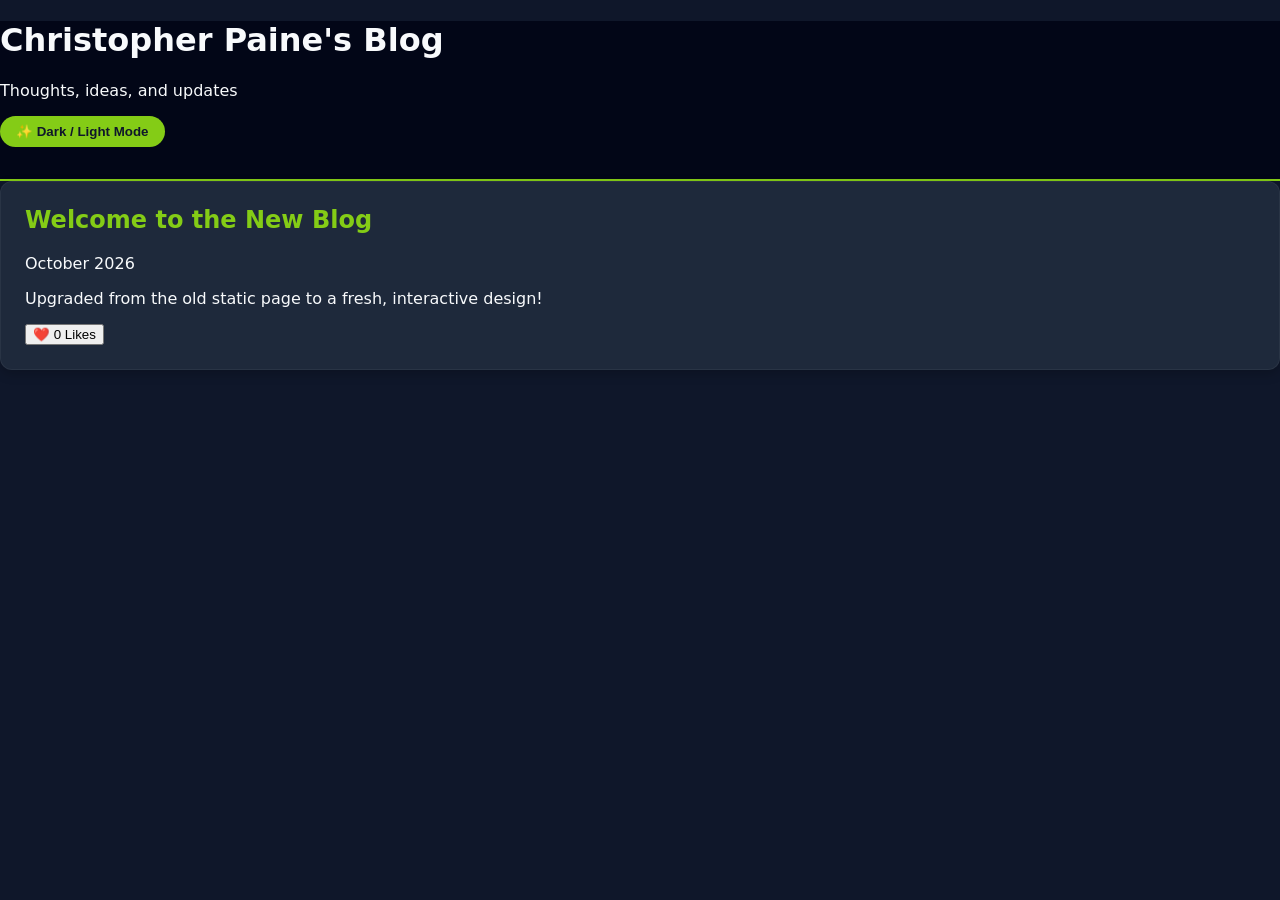
<file: index.html>
<!DOCTYPE html>
<html lang="en">
<head>
  <meta charset="UTF-8">
  <meta name="viewport" content="width=device-width, initial-scale=1.0">
  <title>Christopher Paine | Blog & Projects</title>
  <link rel="stylesheet" href="style.css">
</head>
<body>
  <header>
    <h1>Christopher Paine's Blog</h1>
    <p class="tagline">Thoughts, ideas, and updates</p>
    <button id="themeToggle">✨ Dark / Light Mode</button>
  </header>

  <main>
    <section class="blog-posts">
      <article class="card">
        <h2>Welcome to the New Blog</h2>
        <p class="date">October 2026</p>
        <p>Upgraded from the old static page to a fresh, interactive design!</p>
        <button class="like-btn">❤️ <span class="likes">0</span> Likes</button>
      </article>
    </section>
  </main>

  <script src="script.js"></script>
</body>
</html>
</file>
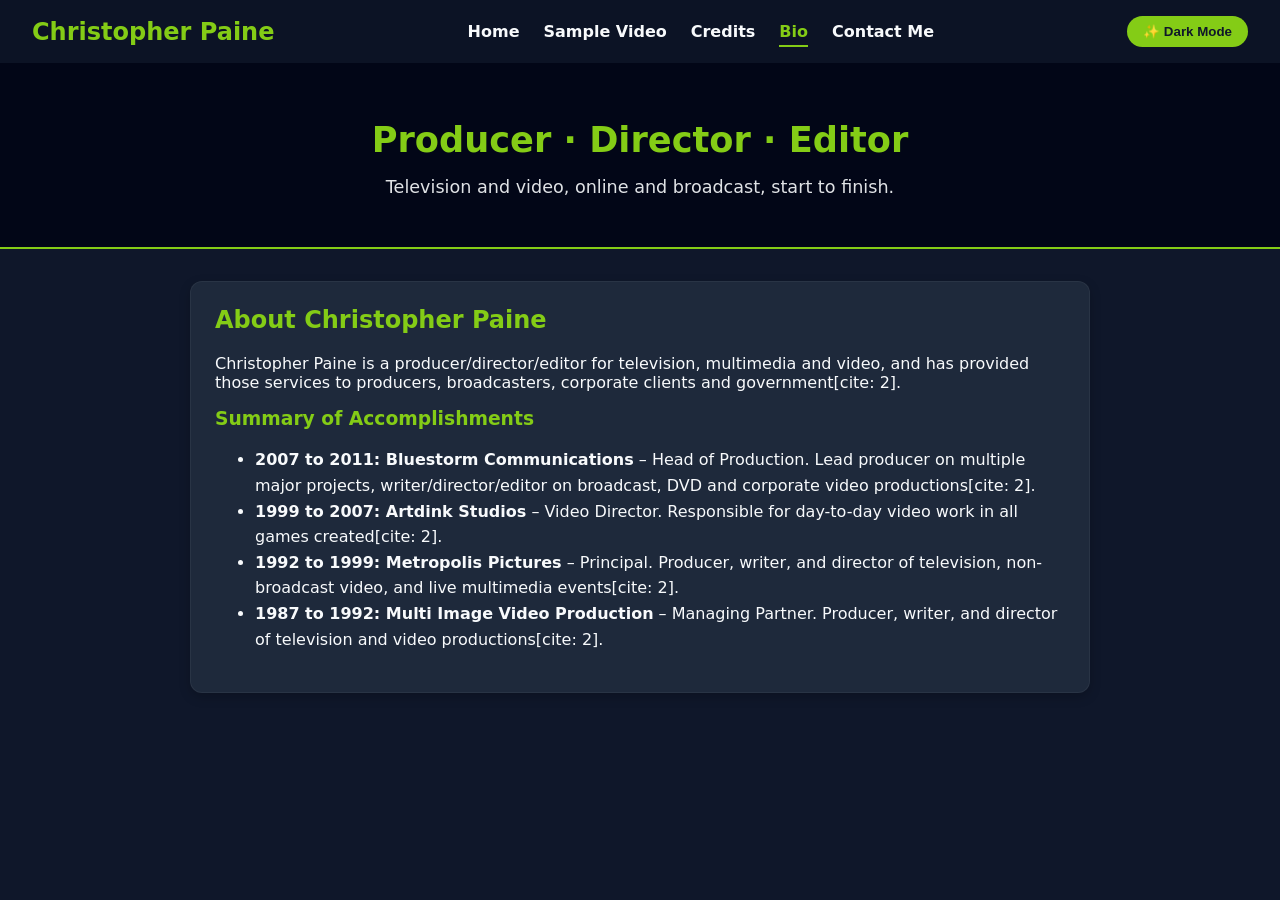
<file: bio.html>
<!DOCTYPE html>
<html lang="en">
<head>
  <meta charset="UTF-8">
  <meta name="viewport" content="width=device-width, initial-scale=1.0">
  <title>Christopher Paine | Bio</title>
  <link rel="stylesheet" href="style.css">
</head>
<body>

  <header>
    <nav class="navbar">
      <div class="logo">Christopher Paine</div>
      <ul class="nav-links">
        <li><a href="index.html">Home</a></li>
        <li><a href="sample-video.html">Sample Video</a></li>
        <li><a href="credits.html">Credits</a></li>
        <li><a href="bio.html">Bio</a></li>
        <li><a href="contact.html">Contact Me</a></li>
      </ul>
      <button id="themeToggle">✨ Dark Mode</button>
    </nav>
    <div class="hero">
      <h1>Producer · Director · Editor</h1>
      <p>Television and video, online and broadcast, start to finish.</p>
    </div>
  </header>

  <main class="container">
    <div class="card">
      <h2>About Christopher Paine</h2>
      <p>Christopher Paine is a producer/director/editor for television, multimedia and video, and has provided those services to producers, broadcasters, corporate clients and government[cite: 2].</p>
      
      <h3>Summary of Accomplishments</h3>
      <ul>
        <li><strong>2007 to 2011: Bluestorm Communications</strong> – Head of Production. Lead producer on multiple major projects, writer/director/editor on broadcast, DVD and corporate video productions[cite: 2].</li>
        <li><strong>1999 to 2007: Artdink Studios</strong> – Video Director. Responsible for day-to-day video work in all games created[cite: 2].</li>
        <li><strong>1992 to 1999: Metropolis Pictures</strong> – Principal. Producer, writer, and director of television, non-broadcast video, and live multimedia events[cite: 2].</li>
        <li><strong>1987 to 1992: Multi Image Video Production</strong> – Managing Partner. Producer, writer, and director of television and video productions[cite: 2].</li>
      </ul>
    </div>
  </main>

  <script src="script.js"></script>
</body>
</html>
</file>
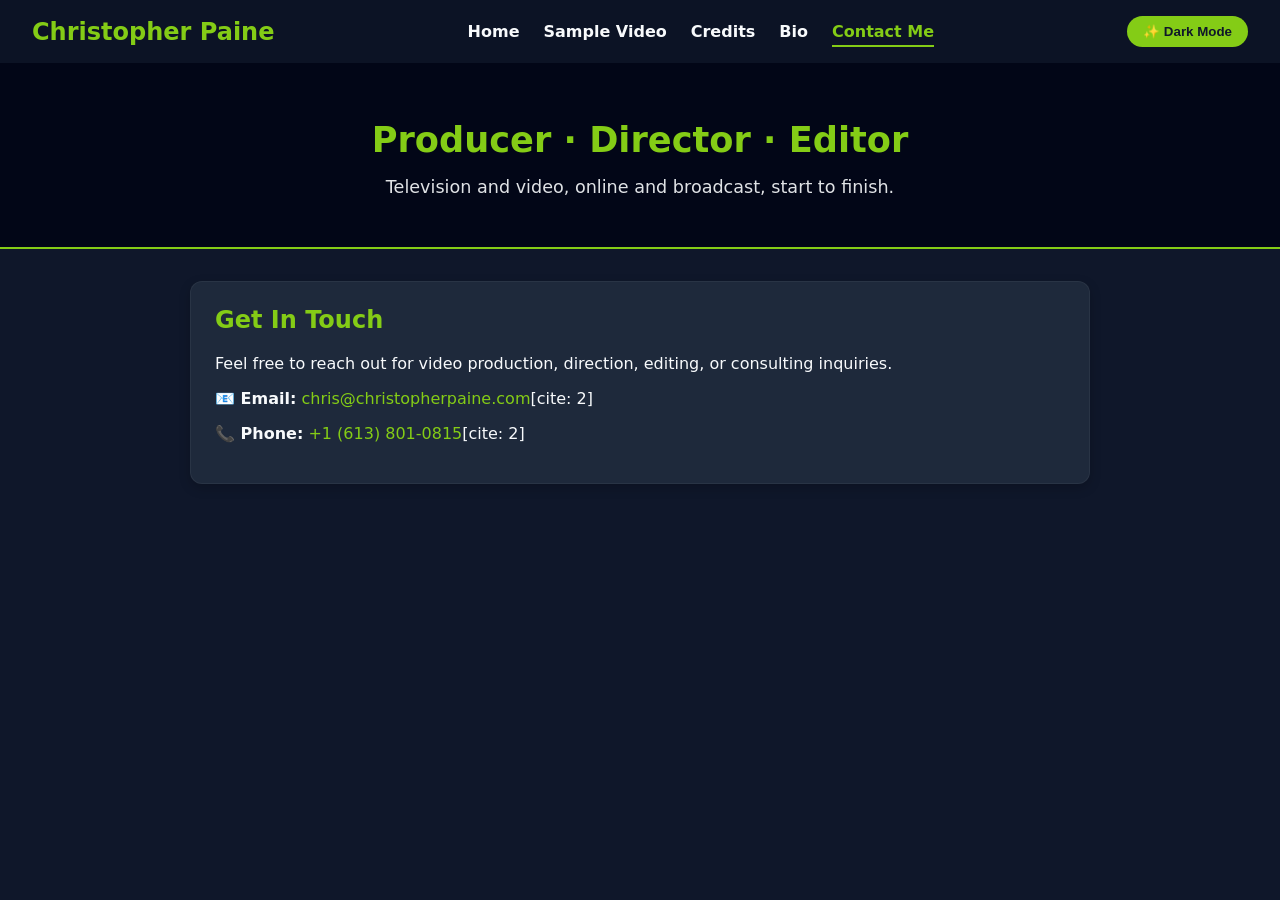
<file: contact.html>
<!DOCTYPE html>
<html lang="en">
<head>
  <meta charset="UTF-8">
  <meta name="viewport" content="width=device-width, initial-scale=1.0">
  <title>Christopher Paine | Contact</title>
  <link rel="stylesheet" href="style.css">
</head>
<body>

  <header>
    <nav class="navbar">
      <div class="logo">Christopher Paine</div>
      <ul class="nav-links">
        <li><a href="index.html">Home</a></li>
        <li><a href="sample-video.html">Sample Video</a></li>
        <li><a href="credits.html">Credits</a></li>
        <li><a href="bio.html">Bio</a></li>
        <li><a href="contact.html">Contact Me</a></li>
      </ul>
      <button id="themeToggle">✨ Dark Mode</button>
    </nav>
    <div class="hero">
      <h1>Producer · Director · Editor</h1>
      <p>Television and video, online and broadcast, start to finish.</p>
    </div>
  </header>

  <main class="container">
    <div class="card contact-card">
      <h2>Get In Touch</h2>
      <p>Feel free to reach out for video production, direction, editing, or consulting inquiries.</p>
      
      <div class="contact-details">
        <p><strong>📧 Email:</strong> <a href="mailto:chris@christopherpaine.com">chris@christopherpaine.com</a>[cite: 2]</p>
        <p><strong>📞 Phone:</strong> <a href="tel:+16138010815">+1 (613) 801-0815</a>[cite: 2]</p>
      </div>
    </div>
  </main>

  <script src="script.js"></script>
</body>
</html>
</file>
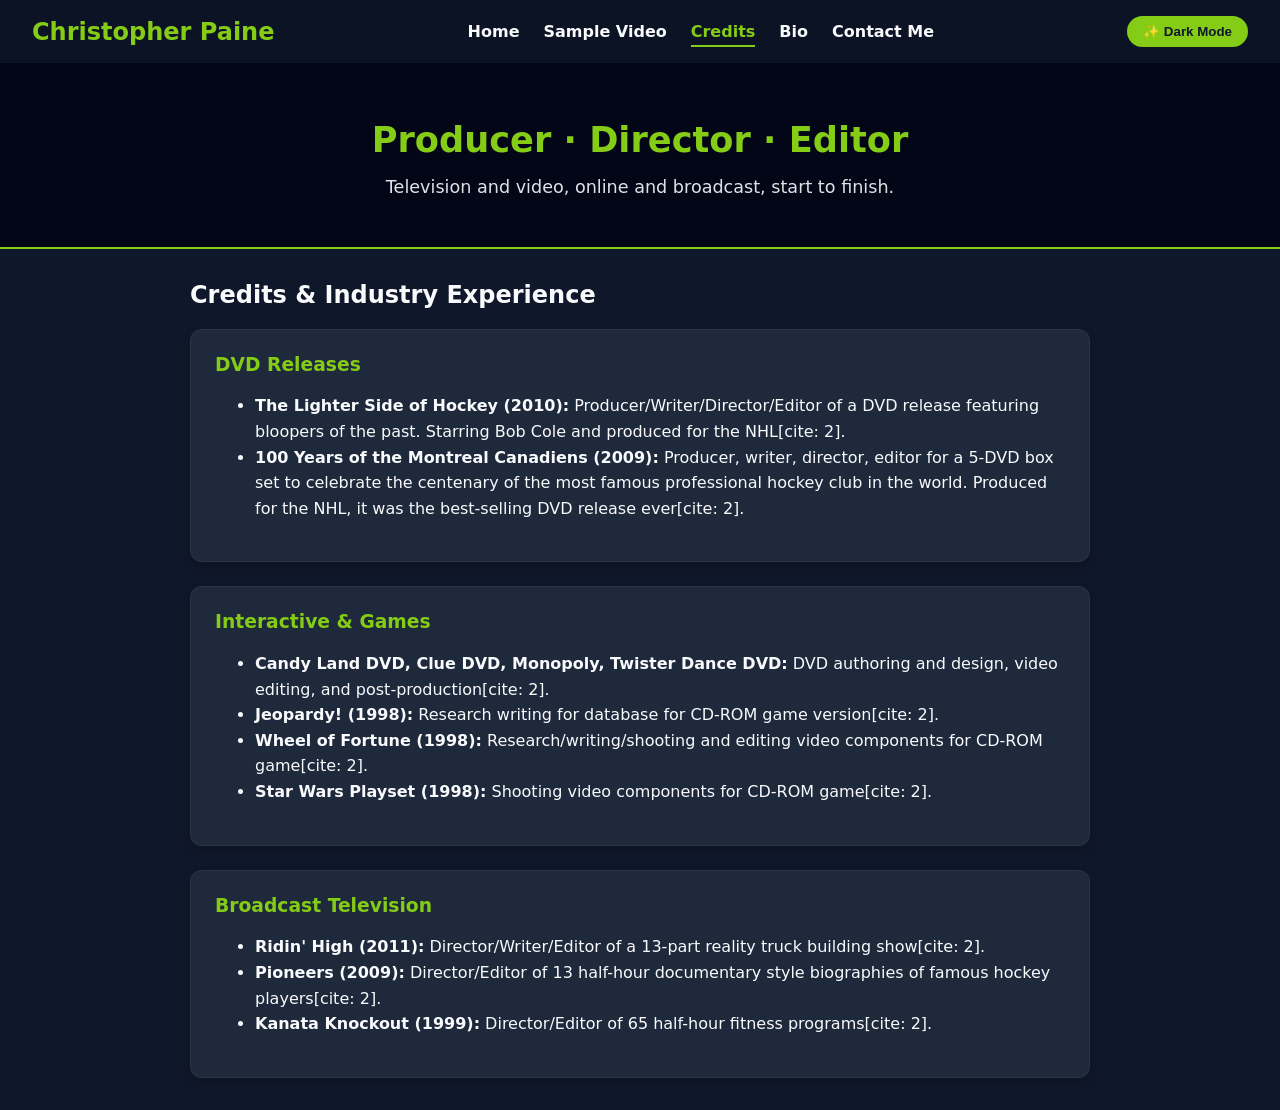
<file: credits.html>
<!DOCTYPE html>
<html lang="en">
<head>
  <meta charset="UTF-8">
  <meta name="viewport" content="width=device-width, initial-scale=1.0">
  <title>Christopher Paine | Credits</title>
  <link rel="stylesheet" href="style.css">
</head>
<body>

  <header>
    <nav class="navbar">
      <div class="logo">Christopher Paine</div>
      <ul class="nav-links">
        <li><a href="index.html">Home</a></li>
        <li><a href="sample-video.html">Sample Video</a></li>
        <li><a href="credits.html">Credits</a></li>
        <li><a href="bio.html">Bio</a></li>
        <li><a href="contact.html">Contact Me</a></li>
      </ul>
      <button id="themeToggle">✨ Dark Mode</button>
    </nav>
    <div class="hero">
      <h1>Producer · Director · Editor</h1>
      <p>Television and video, online and broadcast, start to finish.</p>
    </div>
  </header>

  <main class="container">
    <h2>Credits & Industry Experience</h2>

    <div class="card">
      <h3>DVD Releases</h3>
      <ul>
        <li><strong>The Lighter Side of Hockey (2010):</strong> Producer/Writer/Director/Editor of a DVD release featuring bloopers of the past. Starring Bob Cole and produced for the NHL[cite: 2].</li>
        <li><strong>100 Years of the Montreal Canadiens (2009):</strong> Producer, writer, director, editor for a 5-DVD box set to celebrate the centenary of the most famous professional hockey club in the world. Produced for the NHL, it was the best-selling DVD release ever[cite: 2].</li>
      </ul>
    </div>

    <div class="card">
      <h3>Interactive & Games</h3>
      <ul>
        <li><strong>Candy Land DVD, Clue DVD, Monopoly, Twister Dance DVD:</strong> DVD authoring and design, video editing, and post-production[cite: 2].</li>
        <li><strong>Jeopardy! (1998):</strong> Research writing for database for CD-ROM game version[cite: 2].</li>
        <li><strong>Wheel of Fortune (1998):</strong> Research/writing/shooting and editing video components for CD-ROM game[cite: 2].</li>
        <li><strong>Star Wars Playset (1998):</strong> Shooting video components for CD-ROM game[cite: 2].</li>
      </ul>
    </div>

    <div class="card">
      <h3>Broadcast Television</h3>
      <ul>
        <li><strong>Ridin' High (2011):</strong> Director/Writer/Editor of a 13-part reality truck building show[cite: 2].</li>
        <li><strong>Pioneers (2009):</strong> Director/Editor of 13 half-hour documentary style biographies of famous hockey players[cite: 2].</li>
        <li><strong>Kanata Knockout (1999):</strong> Director/Editor of 65 half-hour fitness programs[cite: 2].</li>
      </ul>
    </div>
  </main>

  <script src="script.js"></script>
</body>
</html>
</file>
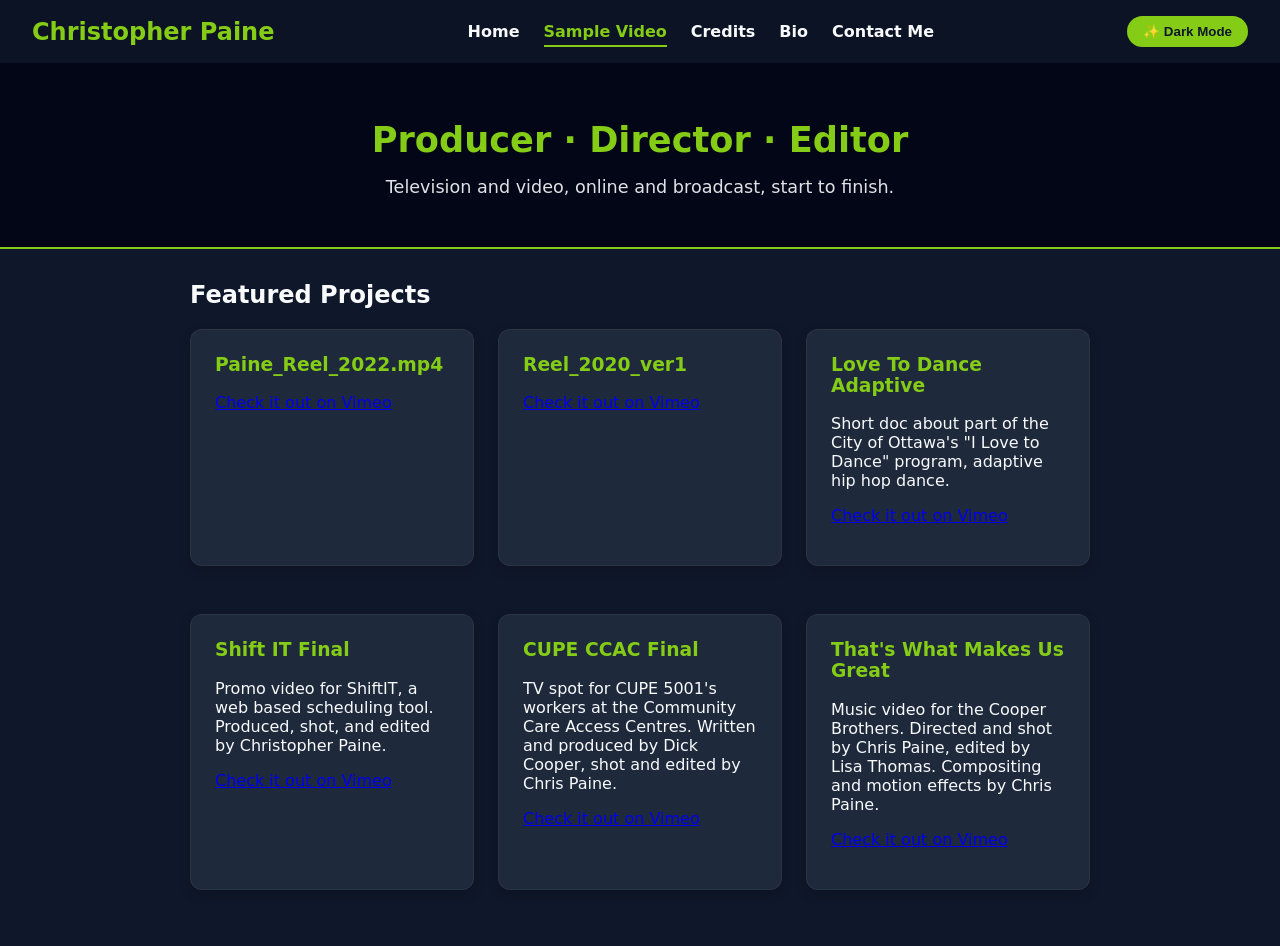
<file: sample-video.html>
<!DOCTYPE html>
<html lang="en">
<head>
  <meta charset="UTF-8">
  <meta name="viewport" content="width=device-width, initial-scale=1.0">
  <title>Christopher Paine | Sample Video</title>
  <link rel="stylesheet" href="style.css">
</head>
<body>

  <header>
    <nav class="navbar">
      <div class="logo">Christopher Paine</div>
      <ul class="nav-links">
        <li><a href="index.html">Home</a></li>
        <li><a href="sample-video.html">Sample Video</a></li>
        <li><a href="credits.html">Credits</a></li>
        <li><a href="bio.html">Bio</a></li>
        <li><a href="contact.html">Contact Me</a></li>
      </ul>
      <button id="themeToggle">✨ Dark Mode</button>
    </nav>
    <div class="hero">
      <h1>Producer · Director · Editor</h1>
      <p>Television and video, online and broadcast, start to finish.</p>
    </div>
  </header>

  <main class="container">
    <h2>Featured Projects</h2>
    <div class="video-grid">

      <div class="card video-card">
        <h3>Paine_Reel_2022.mp4</h3>
        <p><a href="https://vimeo.com/787007011?fl=pl&fe=vl" target="_blank" rel="noopener noreferrer">Check it out on Vimeo</a></p>
      </div>

      <div class="card video-card">
        <h3>Reel_2020_ver1</h3>
        <p><a href="https://vimeo.com/494491329?fl=pl&fe=sh" target="_blank" rel="noopener noreferrer">Check it out on Vimeo</a></p>
      </div>

      <div class="card video-card">
        <h3>Love To Dance Adaptive</h3>
        <p>Short doc about part of the City of Ottawa's "I Love to Dance" program, adaptive hip hop dance.</p>
        <p><a href="https://vimeo.com/92952257?fl=pl&fe=sh" target="_blank" rel="noopener noreferrer">Check it out on Vimeo</a></p>
      </div>

      <div class="card video-card">
        <h3>Shift IT Final</h3>
        <p>Promo video for ShiftIT, a web based scheduling tool. Produced, shot, and edited by Christopher Paine.</p>
        <p><a href="https://vimeo.com/87681239?fl=pl&fe=sh" target="_blank" rel="noopener noreferrer">Check it out on Vimeo</a></p>
      </div>

      <div class="card video-card">
        <h3>CUPE CCAC Final</h3>
        <p>TV spot for CUPE 5001's workers at the Community Care Access Centres. Written and produced by Dick Cooper, shot and edited by Chris Paine.</p>
        <p><a href="https://vimeo.com/28034575" target="_blank" rel="noopener noreferrer">Check it out on Vimeo</a></p>
      </div>

      <div class="card video-card">
        <h3>That's What Makes Us Great</h3>
        <p>Music video for the Cooper Brothers. Directed and shot by Chris Paine, edited by Lisa Thomas. Compositing and motion effects by Chris Paine.</p>
        <p><a href="http://vimeo.com/19406155" target="_blank" rel="noopener noreferrer">Check it out on Vimeo</a></p>
      </div>

    </div>
  </main>

  <script src="script.js"></script>
</body>
</html>
</file>
<file: style.css>
:root {
  --bg-color: #0f172a;
  --card-bg: #1e293b;
  --text-color: #f8fafc;
  --accent-color: #84cc16; /* Fresh green accent matching original branding */
  --header-bg: #020617;
}

body.light-mode {
  --bg-color: #f1f5f9;
  --card-bg: #ffffff;
  --text-color: #0f172a;
  --accent-color: #65a30d;
  --header-bg: #e2e8f0;
}

body {
  background-color: var(--bg-color);
  color: var(--text-color);
  font-family: system-ui, -apple-system, BlinkMacSystemFont, "Segoe UI", Roboto, sans-serif;
  margin: 0;
  padding: 0;
  transition: background-color 0.3s, color 0.3s;
}

header {
  background-color: var(--header-bg);
  padding-bottom: 2rem;
  border-bottom: 2px solid var(--accent-color);
}

.navbar {
  display: flex;
  justify-content: space-between;
  align-items: center;
  padding: 1rem 2rem;
  background: rgba(15, 23, 42, 0.8);
  backdrop-filter: blur(8px);
}

.logo {
  font-size: 1.5rem;
  font-weight: bold;
  color: var(--accent-color);
}

.nav-links {
  display: flex;
  gap: 1.5rem;
  list-style: none;
  margin: 0;
  padding: 0;
}

.nav-links a {
  color: var(--text-color);
  text-decoration: none;
  font-weight: 600;
  padding-bottom: 4px;
  transition: color 0.2s, border-bottom 0.2s;
}

.nav-links a:hover {
  color: var(--accent-color);
}

#themeToggle {
  background-color: var(--accent-color);
  color: #0f172a;
  border: none;
  padding: 0.5rem 1rem;
  border-radius: 20px;
  font-weight: bold;
  cursor: pointer;
  transition: transform 0.2s;
}

#themeToggle:hover {
  transform: scale(1.05);
}

.hero {
  text-align: center;
  padding: 2rem 1rem 0 1rem;
}

.hero h1 {
  font-size: 2.2rem;
  color: var(--accent-color);
  margin-bottom: 0.5rem;
}

.hero p {
  font-size: 1.1rem;
  opacity: 0.9;
}

.container {
  max-width: 900px;
  margin: 2rem auto;
  padding: 0 1rem;
}

.card {
  background: var(--card-bg);
  border-radius: 12px;
  padding: 1.5rem;
  margin-bottom: 1.5rem;
  box-shadow: 0 4px 12px rgba(0, 0, 0, 0.2);
  border: 1px solid rgba(255, 255, 255, 0.05);
}

.card h2, .card h3 {
  color: var(--accent-color);
  margin-top: 0;
}

.subtitle {
  font-weight: bold;
  font-style: italic;
  opacity: 0.8;
}

.video-grid {
  display: grid;
  grid-template-columns: repeat(auto-fit, minmax(280px, 1fr));
  gap: 1.5rem;
}

.contact-card a {
  color: var(--accent-color);
  text-decoration: none;
}

.contact-card a:hover {
  text-decoration: underline;
}

ul {
  line-height: 1.6;
}
</file>
